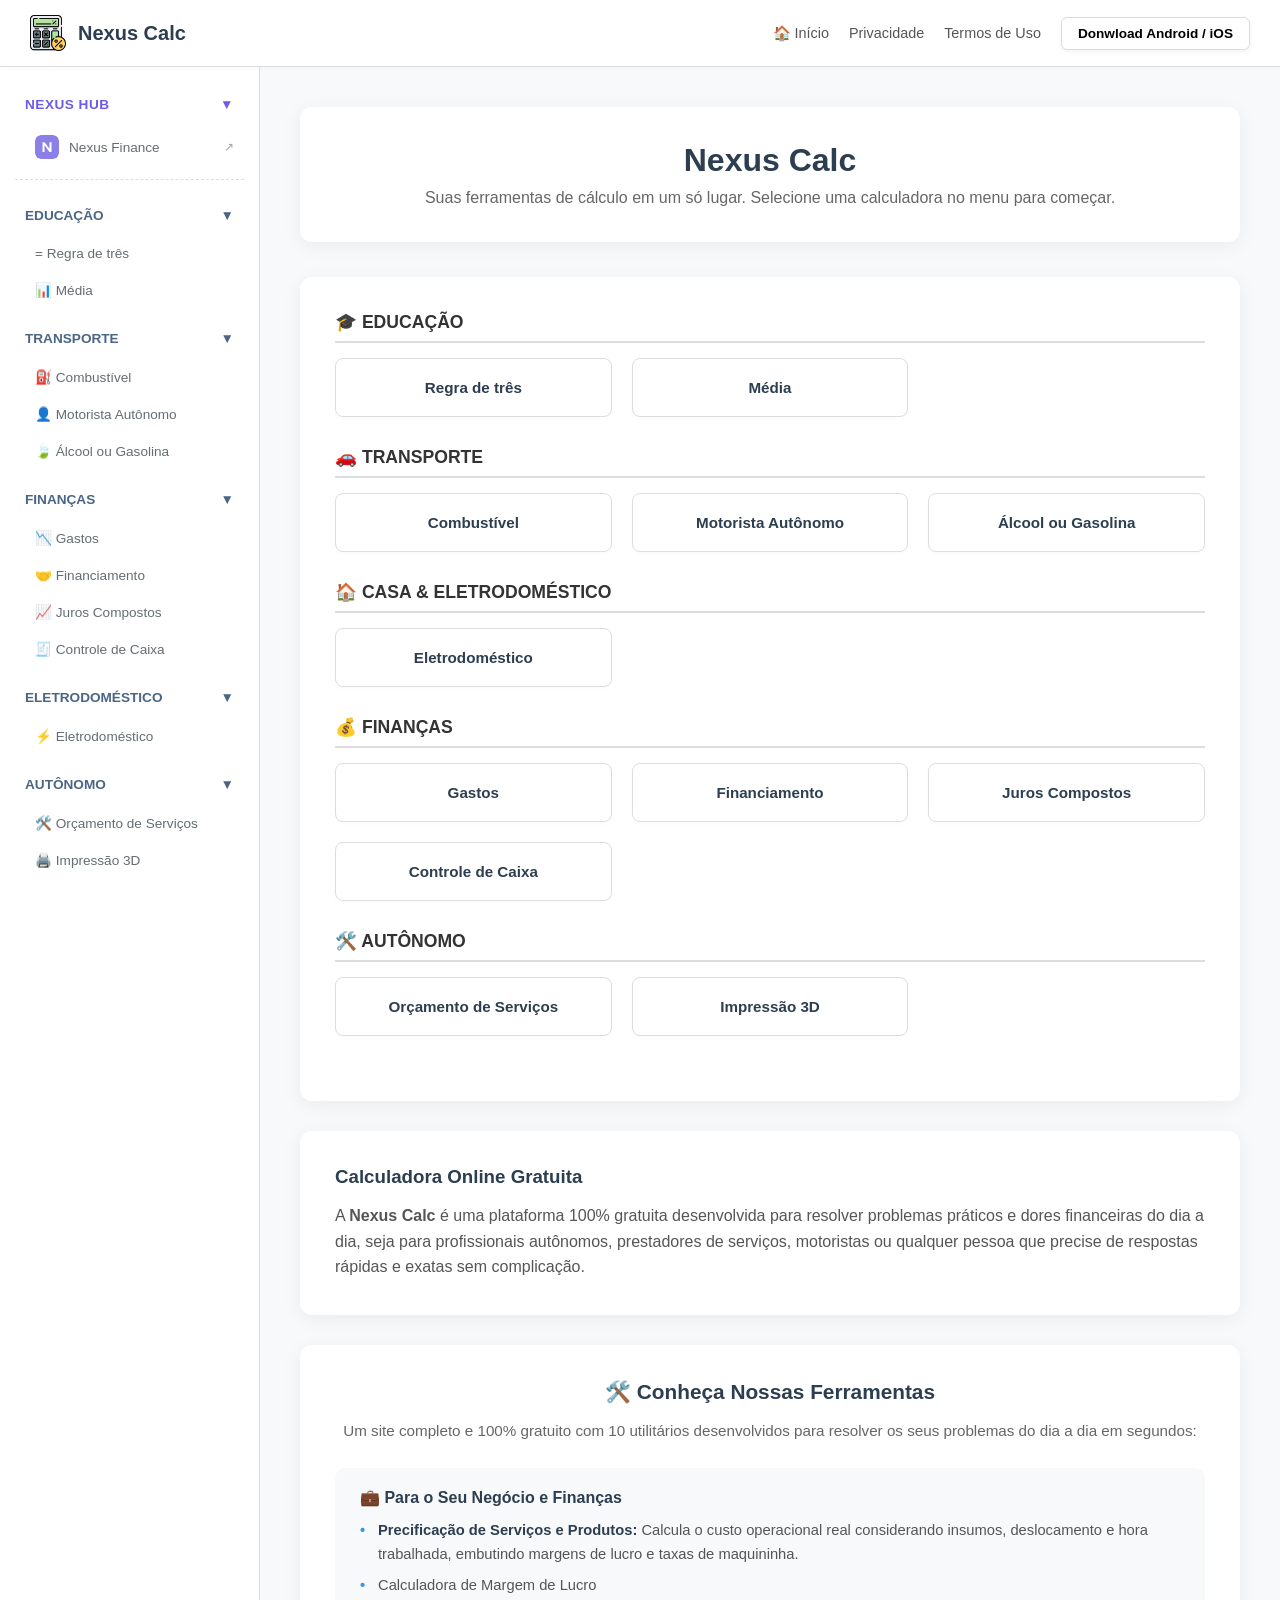
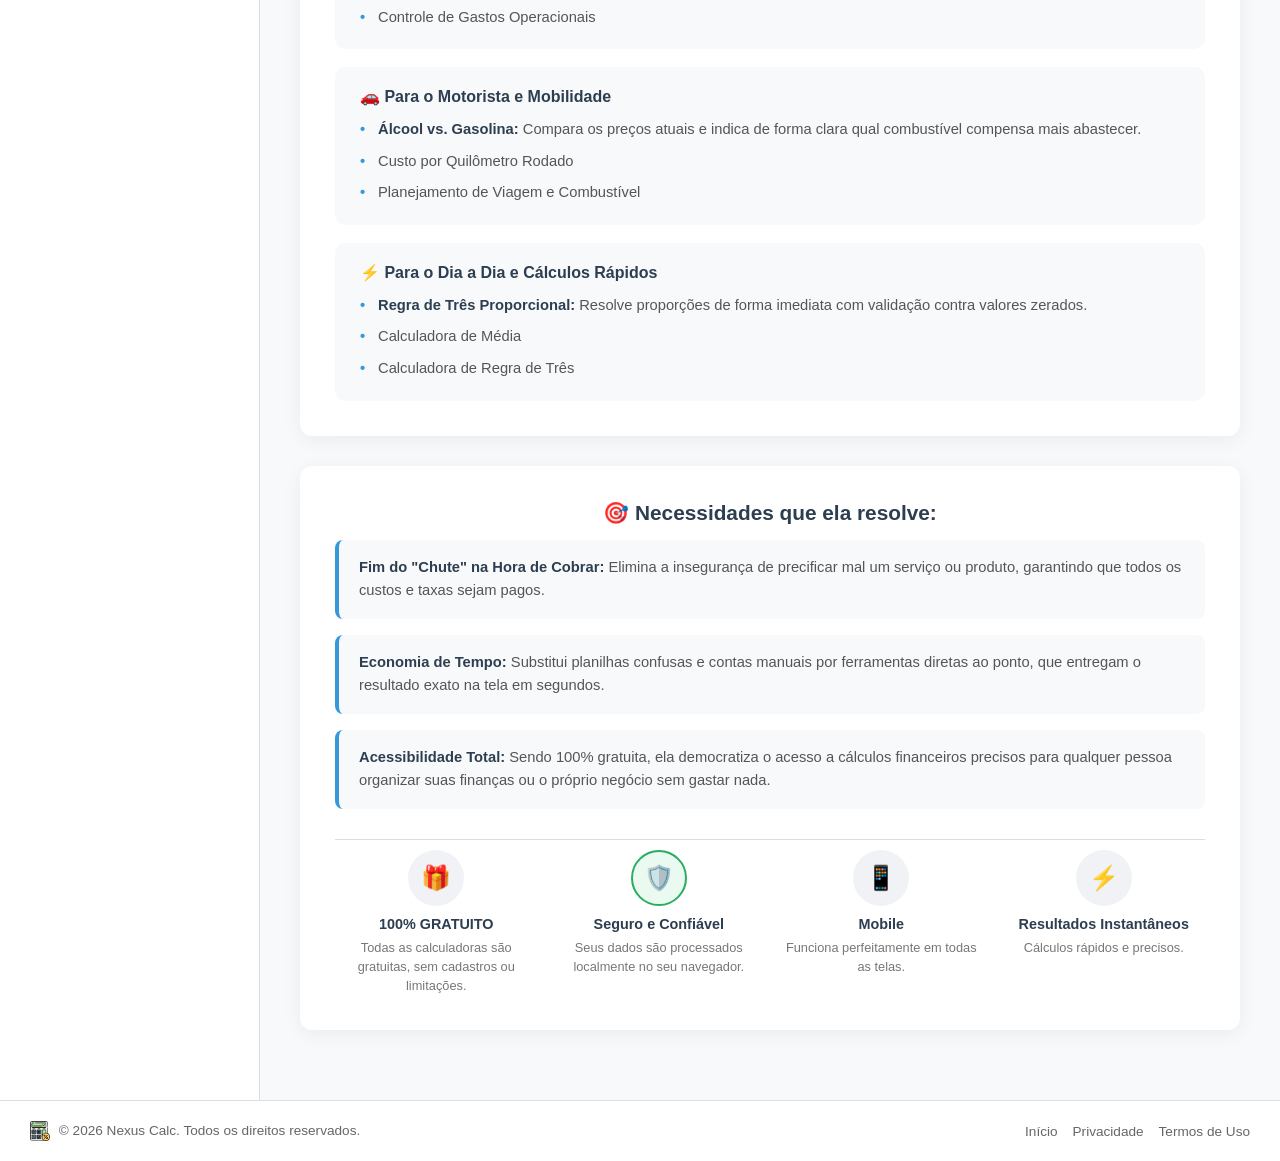
<file: frontend/index.html>
<!DOCTYPE html>
<html lang="pt-BR">
<head>
    <meta charset="UTF-8">
    <meta name="viewport" content="width=device-width, initial-scale=1.0">
    <title>Nexus Calc</title>

    <!-- FAVICON DO SITE -->
    <!-- Coloque o ícone da aba do navegador em: frontend/imagens/favicon.png -->
    <link rel="icon" type="image/png" href="imagens/logo.png">

    <!-- PWA Manifest -->
    <link rel="manifest" href="manifest.json">
    <meta name="theme-color" content="#2c3e50">

    <!-- PWA iOS (ícone da tela inicial) -->
    <link rel="apple-touch-icon" href="imagens/logo.png">
    <meta name="apple-mobile-web-app-capable" content="yes">
    <meta name="apple-mobile-web-app-status-bar-style" content="black-translucent">
    <meta name="apple-mobile-web-app-title" content="Nexus Calc">
    <meta name="mobile-web-app-capable" content="yes">
    <meta name="application-name" content="Nexus Calc">
    <meta name="description" content="Nexus Calc - suas ferramentas de cálculo em um só lugar: educação, transporte, finanças e mais.">

    <!-- CSS Separado -->
    <link rel="stylesheet" href="css/style.css?v=4">
</head>
<body>

    <!-- ================= HEADER ================= -->
    <header>
        <button class="menu-toggle-btn" onclick="toggleSidebar()" aria-label="Abrir menu">☰</button>
        <div class="header-logo" onclick="navigateTo('view-home')">
            <img src="imagens/logo.png" alt="Logo Nexus Calc" onerror="this.style.display='none'">
            <h1>Nexus Calc</h1>
        </div>
        <nav class="header-nav">
            <a href="#" onclick="navigateTo('view-home')"><span class="nav-home-icon">🏠</span> Início</a>
            <a href="#" onclick="navigateTo('view-privacy')">Privacidade</a>
            <a href="#" onclick="navigateTo('view-terms')">Termos de Uso</a>
            <button id="pwa-btn" class="pwa-install-btn" style="display:none;" onclick="installPWA()">
                <span class="pwa-btn-text-full">Donwload Android / iOS</span>
                <span class="pwa-btn-text-short">Instalar</span>
            </button>
        </nav>
    </header>

    <!-- ================= APP CONTAINER ================= -->
    <div class="app-container">

        <!-- ================= MENU LATERAL ================= -->
        <aside>
            <!-- ===== Categoria Nexus Hub (ecossistema Nexus) ===== -->
            <div class="sidebar-category nexus-hub-category">
                <div class="sidebar-category-header">
                    <span>NEXUS HUB</span>
                    <span class="arrow">▼</span>
                </div>
                <div class="sidebar-sublist">
                    <a href="https://nexus-finance-lemon.vercel.app/"
                       class="nexus-hub-link"
                       onclick="closeSidebar()"
                       title="Abrir Nexus Finance">
                        <span class="nexus-hub-logo-wrap">
                            <img id="nexus-finance-logo" class="nexus-hub-logo" alt="Nexus Finance">
                        </span>
                        <span>Nexus Finance</span>
                        <span class="nexus-hub-external">↗</span>
                    </a>
                </div>
            </div>

            <!-- Categoria Educação -->
            <div class="sidebar-category">
                <div class="sidebar-category-header">
                    <span>EDUCAÇÃO</span>
                    <span class="arrow">▼</span>
                </div>
                <div class="sidebar-sublist">
                    <a href="#" onclick="navigateTo('view-regra-tres')" data-target="view-regra-tres">
                        <span>= Regra de três</span>
                    </a>
                    <a href="#" onclick="navigateTo('view-media')" data-target="view-media">
                        <span>📊 Média</span>
                    </a>
                </div>
            </div>

            <!-- Categoria Transporte -->
            <div class="sidebar-category">
                <div class="sidebar-category-header">
                    <span>TRANSPORTE</span>
                    <span class="arrow">▼</span>
                </div>
                <div class="sidebar-sublist">
                    <a href="#" onclick="navigateTo('view-combustivel')" data-target="view-combustivel">
                        <span>⛽ Combustível</span>
                    </a>
                    <a href="#" onclick="navigateTo('view-motorista')" data-target="view-motorista">
                        <span>👤 Motorista Autônomo</span>
                    </a>
                    <a href="#" onclick="navigateTo('view-alcool-gasolina')" data-target="view-alcool-gasolina">
                        <span>🍃 Álcool ou Gasolina</span>
                    </a>
                </div>
            </div>

            <!-- Categoria Finanças -->
            <div class="sidebar-category">
                <div class="sidebar-category-header">
                    <span>FINANÇAS</span>
                    <span class="arrow">▼</span>
                </div>
                <div class="sidebar-sublist">
                    <a href="#" onclick="navigateTo('view-gastos')" data-target="view-gastos">
                        <span>📉 Gastos</span>
                    </a>
                    <a href="#" onclick="navigateTo('view-financiamento')" data-target="view-financiamento">
                        <span>🤝 Financiamento</span>
                    </a>
                    <a href="#" onclick="navigateTo('view-juros-compostos')" data-target="view-juros-compostos">
                        <span>📈 Juros Compostos</span>
                    </a>
                    <a href="#" onclick="navigateTo('view-caixa')" data-target="view-caixa">
                        <span>🧾 Controle de Caixa</span>
                    </a>
                </div>
            </div>

            <!-- Categoria Eletrodoméstico -->
            <div class="sidebar-category">
                <div class="sidebar-category-header">
                    <span>ELETRODOMÉSTICO</span>
                    <span class="arrow">▼</span>
                </div>
                <div class="sidebar-sublist">
                    <a href="#" onclick="navigateTo('view-eletrodomesticos')" data-target="view-eletrodomesticos">
                        <span>⚡ Eletrodoméstico</span>
                    </a>
                </div>
            </div>

            <!-- Categoria Autônomo -->
            <div class="sidebar-category">
                <div class="sidebar-category-header">
                    <span>AUTÔNOMO</span>
                    <span class="arrow">▼</span>
                </div>
                <div class="sidebar-sublist">
                    <a href="#" onclick="navigateTo('view-autonomos')" data-target="view-autonomos">
                        <span>🛠️ Orçamento de Serviços</span>
                    </a>
                    <a href="#" onclick="navigateTo('view-impressao3d')" data-target="view-impressao3d">
                        <span>🖨️ Impressão 3D</span>
                    </a>
                </div>
            </div>

        </aside>

        <!-- Overlay escuro atrás do menu no celular -->
        <div class="sidebar-overlay" onclick="closeSidebar()"></div>

        <!-- ================= MAIN CONTENT ================= -->
        <main>

            <!-- 1. PÁGINA INICIAL (Home) -->
            <section id="view-home" class="view-section active">

                <!-- CARD DE DOWNLOAD DO APP (PWA) -->
                <div class="card-container pwa-download-card" id="pwa-download-card">
                    <div class="pwa-card-content">
                        <div class="pwa-card-icon">📲</div>
                        <div class="pwa-card-text">
                            <h3>Baixe o nosso App!</h3>
                            <p>Tenha todas as calculadoras na tela inicial do seu celular ou computador. É <strong>100% grátis e 100% seguro</strong>.</p>
                            <p class="pwa-warning">⚠️ <strong>Atenção:</strong> O navegador pode exibir um aviso de segurança padrão. Fique tranquilo, o app é totalmente confiável e 100% seguro! Basta clicar em <strong>"Mais detalhes"</strong> e <strong>"Instalar assim mesmo"</strong> para liberar o download.</p>
                            <button id="pwa-card-btn" class="btn-calculate pwa-card-btn" onclick="installPWA()">
                                📥 Baixar Agora
                            </button>
                        </div>
                    </div>
                </div>
                <!-- FIM DO CARD DE DOWNLOAD -->

                <div class="card-container home-hero">
                    <h2>Nexus Calc</h2>
                    <p>Suas ferramentas de cálculo em um só lugar. Selecione uma calculadora no menu para começar.</p>
                </div>

                <div class="card-container">
                    <div class="category-group">
                        <h3>🎓 EDUCAÇÃO</h3>
                        <div class="grid-cards">
                            <div class="calc-card" onclick="navigateTo('view-regra-tres')">
                                <h4>Regra de três</h4>
                            </div>
                            <div class="calc-card" onclick="navigateTo('view-media')">
                                <h4>Média</h4>
                            </div>
                        </div>
                    </div>

                    <div class="category-group">
                        <h3>🚗 TRANSPORTE</h3>
                        <div class="grid-cards">
                            <div class="calc-card" onclick="navigateTo('view-combustivel')">
                                <h4>Combustível</h4>
                            </div>
                            <div class="calc-card" onclick="navigateTo('view-motorista')">
                                <h4>Motorista Autônomo</h4>
                            </div>
                            <div class="calc-card" onclick="navigateTo('view-alcool-gasolina')">
                                <h4>Álcool ou Gasolina</h4>
                            </div>
                        </div>
                    </div>

                    <div class="category-group">
                        <h3>🏠 CASA & ELETRODOMÉSTICO</h3>
                        <div class="grid-cards">
                            <div class="calc-card" onclick="navigateTo('view-eletrodomesticos')">
                                <h4>Eletrodoméstico</h4>
                            </div>
                        </div>
                    </div>

                    <div class="category-group">
                        <h3>💰 FINANÇAS</h3>
                        <div class="grid-cards">
                            <div class="calc-card" onclick="navigateTo('view-gastos')">
                                <h4>Gastos</h4>
                            </div>
                            <div class="calc-card" onclick="navigateTo('view-financiamento')">
                                <h4>Financiamento</h4>
                            </div>
                            <div class="calc-card" onclick="navigateTo('view-juros-compostos')">
                                <h4>Juros Compostos</h4>
                            </div>
                            <div class="calc-card" onclick="navigateTo('view-caixa')">
                                <h4> Controle de Caixa</h4>
                            </div>
                        </div>
                    </div>

                    <div class="category-group">
                        <h3>🛠️ AUTÔNOMO</h3>
                        <div class="grid-cards">
                            <div class="calc-card" onclick="navigateTo('view-autonomos')">
                                <h4>Orçamento de Serviços</h4>
                            </div>
                            <div class="calc-card" onclick="navigateTo('view-impressao3d')">
                                <h4>Impressão 3D</h4>
                            </div>
                        </div>
                    </div>
                </div>

                <div class="card-container">
                    <h3 style="margin-bottom: 15px; color: var(--primary-color);">Calculadora Online Gratuita</h3>
                    <p style="color: #555; line-height: 1.6;">
                        A <strong>Nexus Calc</strong> é uma plataforma 100% gratuita desenvolvida para resolver problemas práticos e dores financeiras do dia a dia, seja para profissionais autônomos, prestadores de serviços, motoristas ou qualquer pessoa que precise de respostas rápidas e exatas sem complicação.
                    </p>
                </div>

                <!-- CONHEÇA NOSSAS FERRAMENTAS -->
                <div class="highlight-box">
                    <h3 class="highlight-title">🛠️ Conheça Nossas Ferramentas</h3>
                    <p class="highlight-intro">Um site completo e 100% gratuito com 10 utilitários desenvolvidos para resolver os seus problemas do dia a dia em segundos:</p>

                    <div class="tools-group">
                        <h4>💼 Para o Seu Negócio e Finanças</h4>
                        <ul>
                            <li><strong>Precificação de Serviços e Produtos:</strong> Calcula o custo operacional real considerando insumos, deslocamento e hora trabalhada, embutindo margens de lucro e taxas de maquininha.</li>
                            <li>Calculadora de Margem de Lucro</li>
                            <li>Controle de Gastos Operacionais</li>
                        </ul>
                    </div>

                    <div class="tools-group">
                        <h4>🚗 Para o Motorista e Mobilidade</h4>
                        <ul>
                            <li><strong>Álcool vs. Gasolina:</strong> Compara os preços atuais e indica de forma clara qual combustível compensa mais abastecer.</li>
                            <li>Custo por Quilômetro Rodado</li>
                            <li>Planejamento de Viagem e Combustível</li>
                        </ul>
                    </div>

                    <div class="tools-group">
                        <h4>⚡ Para o Dia a Dia e Cálculos Rápidos</h4>
                        <ul>
                            <li><strong>Regra de Três Proporcional:</strong> Resolve proporções de forma imediata com validação contra valores zerados.</li>
                            <li>Calculadora de Média</li>
                            <li>Calculadora de Regra de Três</li>
                        </ul>
                    </div>
                </div>

                <!-- NECESSIDADES QUE ELA RESOLVE -->
                <div class="highlight-box">
                    <h3 class="highlight-title">🎯 Necessidades que ela resolve:</h3>
                    <ul class="needs-list">
                        <li><strong>Fim do "Chute" na Hora de Cobrar:</strong> Elimina a insegurança de precificar mal um serviço ou produto, garantindo que todos os custos e taxas sejam pagos.</li>
                        <li><strong>Economia de Tempo:</strong> Substitui planilhas confusas e contas manuais por ferramentas diretas ao ponto, que entregam o resultado exato na tela em segundos.</li>
                        <li><strong>Acessibilidade Total:</strong> Sendo 100% gratuita, ela democratiza o acesso a cálculos financeiros precisos para qualquer pessoa organizar suas finanças ou o próprio negócio sem gastar nada.</li>
                    </ul>

                    <div class="features-grid">
                        <div class="feature-item">
                            <div class="feature-icon">🎁</div>
                            <h5>100% GRATUITO</h5>
                            <p>Todas as calculadoras são gratuitas, sem cadastros ou limitações.</p>
                        </div>
                        <div class="feature-item">
                            <div class="feature-icon feature-icon-highlight">🛡️</div>
                            <h5>Seguro e Confiável</h5>
                            <p>Seus dados são processados localmente no seu navegador.</p>
                        </div>
                        <div class="feature-item">
                            <div class="feature-icon">📱</div>
                            <h5>Mobile</h5>
                            <p>Funciona perfeitamente em todas as telas.</p>
                        </div>
                        <div class="feature-item">
                            <div class="feature-icon">⚡</div>
                            <h5>Resultados Instantâneos</h5>
                            <p>Cálculos rápidos e precisos.</p>
                        </div>
                    </div>
                </div>
            </section>

            <!-- 2. REGRA DE TRÊS (Layout Exclusivo) -->
            <section id="view-regra-tres" class="view-section">
                <div class="breadcrumb">
                    <span>Educação</span> > <span class="current">Calculadora de Regra de Três</span>
                </div>
                <div class="card-container">
                    <div class="calc-header-title">
                        <h2>Calculadora de Regra de Três</h2>
                        <p>Resolva proporções de forma imediata com validação contra valores zerados.</p>
                    </div>

                    <div class="regra-tres-wrapper">
                        <div class="regra-tres-row">
                            <div class="form-group" style="margin-bottom:0;">
                                <label class="regra-tres-label">Primeira grandeza</label>
                                <input type="text" id="rt-v1" class="decimal-input" placeholder="Ex: 10">
                            </div>
                            <span class="regra-tres-connector">está para</span>
                            <div class="form-group" style="margin-bottom:0;">
                                <label class="regra-tres-label">Segunda grandeza</label>
                                <input type="text" id="rt-v2" class="decimal-input" placeholder="Ex: 20">
                            </div>
                        </div>

                        <div class="regra-tres-connector">assim como</div>

                        <div class="regra-tres-row">
                            <div class="form-group" style="margin-bottom:0;">
                                <label class="regra-tres-label">Terceira grandeza</label>
                                <input type="text" id="rt-v3" class="decimal-input" placeholder="Ex: 30">
                            </div>
                            <span class="regra-tres-connector">está para</span>
                            <div class="form-group" style="margin-bottom:0;">
                                <label class="regra-tres-label">Valor desconhecido</label>
                                <input type="text" disabled placeholder="X" style="background:#eef2f7;">
                            </div>
                        </div>
                    </div>

                    <button class="btn-calculate" onclick="calcularRegraTres()">Calcular</button>

                    <div id="rt-result" class="result-box">
                        <h3>Resultado:</h3>
                        <div id="rt-val" class="result-value">X = 0</div>
                    </div>
                </div>

                <div class="card-container">
                    <div class="calc-header-title">
                        <h2>📐 Calculadora de Regra de Três</h2>
                        <p>Proporções rápidas e sem erro para o seu dia a dia!</p>
                    </div>

                    <div class="legal-content">
                        <p>A Calculadora de Regra de Três é a ferramenta ideal para resolver problemas de proporção de forma simples e instantânea.</p>

                        <div class="legal-section">
                            <h3>🎯 Para que serve</h3>
                            <p>Calcular valores desconhecidos com base em três números proporcionais conhecidos (como receitas, medidas, descontos ou proporções matemáticas).</p>
                        </div>

                        <div class="legal-section">
                            <h3>💡 Por que usar</h3>
                            <p>Evita erros de cálculo manual em porcentagens ou conversões, entregando o resultado exato em segundos.</p>
                        </div>
                    </div>
                </div>
            </section>

            <!-- 3. MÉDIA -->
            <section id="view-media" class="view-section">
                <div class="breadcrumb">
                    <span>Educação</span> > <span class="current">Calculadora de Média</span>
                </div>
                <div class="card-container">
                    <div class="calc-header-title">
                        <h2>Calculadora de Média</h2>
                        <p>Acompanhe suas notas e descubra sua situação acadêmica instantaneamente.</p>
                    </div>

                    <div class="form-grid">
                        <div class="form-group">
                            <label>Prova parcial (0 a 10)</label>
                            <input type="text" id="med-parcial" class="decimal-input" placeholder="Ex: 7,5">
                        </div>
                        <div class="form-group">
                            <label>Prova global (0 a 10)</label>
                            <input type="text" id="med-global" class="decimal-input" placeholder="Ex: 6,5">
                        </div>
                        <div class="form-group">
                            <label>Trabalhos <span class="optional">(Opcional, separe por vírgula para somar)</span></label>
                            <input type="text" id="med-trabalhos" class="lista-simples-input" placeholder="Ex: 8.5, 9">
                        </div>
                        <div class="form-group">
                            <label>Pontos extras <span class="optional">(Opcional, separe por vírgula para somar)</span></label>
                            <input type="text" id="med-extras" class="lista-simples-input" placeholder="Ex: 0.5">
                        </div>
                    </div>

                    <button class="btn-calculate" onclick="calcularMedia()">Calcular</button>

                    <div id="med-result" class="result-box">
                        <h3>Situação Acadêmica</h3>
                        <div id="med-val" class="result-value">0</div>
                        <div id="med-exp" class="result-explanation"></div>
                    </div>
                </div>

                <div class="card-container">
                    <div class="calc-header-title">
                        <h2>📊 Calculadora de Média</h2>
                        <p>Feche o semestre e organize suas notas com precisão!</p>
                    </div>

                    <div class="legal-content">
                        <p>Desenvolvida para estudantes e professores, esta ferramenta calcula a média de notas considerando provas, trabalhos e pesos.</p>

                        <div class="legal-section">
                            <h3>🎯 Para que serve</h3>
                            <p>Descobrir a nota final ponderada e saber instantaneamente se o aluno foi Aprovado ou Reprovado com base na média de corte.</p>
                        </div>

                        <div class="legal-section">
                            <h3>💡 Por que usar</h3>
                            <p>Facilita o lançamento de boletins e tira a dúvida se aquela nota parcial garante a aprovação no trimestre ou semestre.</p>
                        </div>
                    </div>
                </div>
            </section>

            <!-- 4. COMBUSTÍVEL -->
            <section id="view-combustivel" class="view-section">
                <div class="breadcrumb">
                    <span>Transporte</span> > <span class="current">Calculadora de Combustível</span>
                </div>
                <div class="card-container">
                    <div class="calc-header-title">
                        <h2>Calculadora de Combustível</h2>
                        <p>Estime o custo total de combustível para qualquer viagem.</p>
                    </div>

                    <div class="form-grid">
                        <div class="form-group">
                            <label>Distância percorrida (km)</label>
                            <input type="text" id="comb-dist" class="decimal-input" placeholder="Ex: 350">
                        </div>
                        <div class="form-group">
                            <label>Consumo médio do veículo (km/l)</label>
                            <input type="text" id="comb-consumo" class="decimal-input" placeholder="Ex: 12.5">
                        </div>
                        <div class="form-group">
                            <label>Preço do combustível (R$)</label>
                            <input type="text" id="comb-valor" class="money-input" placeholder="Ex: 6,24 ou R$ 6,24">
                        </div>
                    </div>

                    <button class="btn-calculate" onclick="calcularCombustivel()">Calcular</button>

                    <div id="comb-result" class="result-box">
                        <h3>Custo Estimado da Viagem</h3>
                        <div id="comb-val" class="result-value">R$ 0,00</div>
                        <div id="comb-exp" class="result-explanation"></div>
                    </div>
                </div>

                <div class="card-container">
                    <div class="calc-header-title">
                        <h2>⛽ Calculadora de Combustível</h2>
                        <p>Planeje suas viagens e saiba exatamente quanto vai gastar!</p>
                    </div>

                    <div class="legal-content">
                        <p>Ideal para calcular o custo total de deslocamento antes de pegar a estrada ou rodar pela cidade.</p>

                        <div class="legal-section">
                            <h3>🎯 Para que serve</h3>
                            <p>Estimar o gasto em dinheiro (R$) com base na distância percorrida, no consumo médio do veículo (km/l) e no preço atual do combustível.</p>
                        </div>

                        <div class="legal-section">
                            <h3>💡 Por que usar</h3>
                            <p>Ajuda a dividir custos de caronas com precisão ou a prever o orçamento exato para viagens longas.</p>
                        </div>
                    </div>
                </div>
            </section>

            <!-- 5. MOTORISTA AUTÔNOMO -->
            <section id="view-motorista" class="view-section">
                <div class="breadcrumb">
                    <span>Transporte</span> > <span class="current">Calculadora para Motorista</span>
                </div>
                <div class="card-container">
                    <div class="calc-header-title">
                        <h2>Calculadora para Motorista Autônomo</h2>
                        <p>Analise seus ganhos, custos de combustível e despesas diárias.</p>
                    </div>

                    <div class="form-grid">
                        <div class="form-group">
                            <label>Distância (km)</label>
                            <input type="text" id="mot-dist" class="decimal-input" placeholder="Ex: 200">
                        </div>
                        <div class="form-group">
                            <label>Ganhos brutos (R$)</label>
                            <input type="text" id="mot-ganhos" class="money-input" placeholder="Ex: 450,00">
                        </div>
                        <div class="form-group">
                            <label>Consumo do veículo (km/l)</label>
                            <input type="text" id="mot-consumo" class="decimal-input" placeholder="Ex: 10">
                        </div>
                        <div class="form-group">
                            <label>Valor do combustível (R$)</label>
                            <input type="text" id="mot-valor" class="money-input" placeholder="Ex: 5,89">
                        </div>
                        <div class="form-group">
                            <label>Alimentação <span class="optional">(Opcional)</span></label>
                            <input type="text" id="mot-alim" class="money-input" placeholder="Ex: 30,00">
                        </div>
                        <div class="form-group">
                            <label>Café <span class="optional">(Opcional)</span></label>
                            <input type="text" id="mot-cafe" class="money-input" placeholder="Ex: 7,50">
                        </div>
                        <div class="form-group">
                            <label>Outros gastos <span class="optional">(Opcional)</span></label>
                            <input type="text" id="mot-outros" class="money-input" placeholder="Ex: 20,00">
                        </div>
                    </div>

                    <button class="btn-calculate" onclick="calcularMotorista()">Calcular</button>

                    <div id="mot-result" class="result-box">
                        <h3>Resultado da Corrida / Viagem</h3>
                        <div id="mot-val" class="result-value">R$ 0,00</div>
                        <ul id="mot-exp" class="result-explanation result-list"></ul>
                    </div>
                </div>

                <div class="card-container">
                    <div class="calc-header-title">
                        <h2>🚗 Calculadora de Motorista Autônomo</h2>
                        <p>Descubra quanto você realmente ganha por corrida e por dia de trabalho!</p>
                    </div>

                    <div class="legal-content">
                        <p>Rodar como motorista autônomo envolve muito mais do que apenas o valor que cai no aplicativo ao final da corrida. Para saber se uma viagem ou uma jornada de trabalho realmente vale a pena, é preciso colocar na ponta do lápis os custos invisíveis do veículo.</p>

                        <div class="legal-section">
                            <h3>🎯 Para que serve esta calculadora?</h3>
                            <p>A Calculadora de Motorista Autônomo foi feita para ajudar você a gerenciar seu trabalho com visão de dono do próprio negócio. Com ela, você consegue:</p>
                            <ul>
                                <li><strong>Calcular o Lucro Real:</strong> Saber exatamente quanto sobra no seu bolso após descontar o combustível, desgaste do carro, manutenção e impostos.</li>
                                <li><strong>Avaliar se uma Corrida Vale a Pena:</strong> Identificar o valor real ganho por quilômetro rodado (R$/km) e por hora trabalhada (R$/h).</li>
                                <li><strong>Planejar Custos de Manutenção:</strong> Considerar a depreciação do veículo e trocas de óleo, pneus e revisões antes que eles virem uma surpresa no seu orçamento.</li>
                                <li><strong>Definir Metas Diárias:</strong> Saber quantas horas ou quilômetros você precisa rodar para atingir sua meta de faturamento líquido no mês.</li>
                            </ul>
                        </div>

                        <div class="legal-section">
                            <h3>💡 Por que usar?</h3>
                            <p>Muitas vezes, um faturamento bruto alto dá a falsa impressão de que o dia foi muito lucrativo. Porém, ao descontar os custos operacionais (combustível, seguro, manutenção preventiva e depreciação), o valor líquido pode ser bem diferente. Com essa ferramenta, você toma decisões estratégicas no volante, aceita as melhores rotas e garante que seu tempo na rua seja realmente rentável!</p>
                        </div>
                    </div>
                </div>
            </section>

            <!-- 6. ÁLCOOL OU GASOLINA -->
            <section id="view-alcool-gasolina" class="view-section">
                <div class="breadcrumb">
                    <span>Transporte</span> > <span class="current">Álcool ou Gasolina</span>
                </div>
                <div class="card-container">
                    <div class="calc-header-title">
                        <h2>Calculadora Álcool ou Gasolina</h2>
                        <p>Descubra qual combustível é mais vantajoso abastecer no momento.</p>
                    </div>

                    <div class="form-grid">
                        <div class="form-group">
                            <label>Preço do Álcool (R$)</label>
                            <input type="text" id="alg-alcool" class="money-input" placeholder="Ex: 4,29">
                        </div>
                        <div class="form-group">
                            <label>Preço da Gasolina (R$)</label>
                            <input type="text" id="alg-gasolina" class="money-input" placeholder="Ex: 6,24">
                        </div>
                    </div>

                    <button class="btn-calculate" onclick="calcularAlcoolGasolina()">Calcular</button>

                    <div id="alg-result" class="result-box">
                        <h3>Combustível Recomendado</h3>
                        <div id="alg-val" class="result-value">-</div>
                        <div id="alg-exp" class="result-explanation"></div>
                    </div>
                </div>

                <div class="card-container">
                    <div class="calc-header-title">
                        <h2>🔄 Álcool ou Gasolina</h2>
                        <p>A escolha inteligente para economizar no posto de combustível!</p>
                    </div>

                    <div class="legal-content">
                        <p>Na hora de abastecer, saber qual combustível compensa mais faz toda a diferença no seu bolso.</p>

                        <div class="legal-section">
                            <h3>🎯 Para que serve</h3>
                            <p>Comparar o preço do litro do álcool e da gasolina considerando o rendimento específico do seu motor.</p>
                        </div>

                        <div class="legal-section">
                            <h3>💡 Por que usar</h3>
                            <p>Mostra na hora qual opção oferece o melhor custo-benefício por quilômetro rodado, evitando que você gaste à toa.</p>
                        </div>
                    </div>
                </div>
            </section>

            <!-- 7. GASTOS (50/30/20) -->
            <section id="view-gastos" class="view-section">
                <div class="breadcrumb">
                    <span>Finanças</span> > <span class="current">Calculadora de Gastos</span>
                </div>
                <div class="card-container">
                    <div class="calc-header-title">
                        <h2>Calculadora de Gastos (Regra 50/30/20)</h2>
                        <p>Organize suas finanças dividindo seus gastos entre essenciais, estilo de vida e investimentos.</p>
                    </div>

                    <div class="form-grid">
                        <div class="form-group">
                            <label>Salário líquido (R$)</label>
                            <input type="text" id="gas-salario" class="money-input" placeholder="Ex: 4.500,00">
                        </div>
                        <div class="form-group">
                            <label>Gastos fixos (R$)</label>
                            <input type="text" id="gas-essenciais" class="money-input" placeholder="Ex: 2.000,00">
                        </div>
                    </div>

                    <button class="btn-calculate" onclick="calcularGastos()">Calcular</button>

                    <div id="gas-result" class="result-box">
                        <h3>Distribuição do Orçamento</h3>
                        <div id="gas-val" class="result-value">-</div>
                        <ul id="gas-exp" class="result-explanation result-list"></ul>
                    </div>
                </div>

                <div class="card-container">
                    <div class="calc-header-title">
                        <h2>💸 Calculadora de Gastos</h2>
                        <p>Controle total do seu orçamento e despesas diárias!</p>
                    </div>

                    <div class="legal-content">
                        <p>Uma visão clara de onde o dinheiro está indo é o primeiro passo para uma vida financeira saudável.</p>

                        <div class="legal-section">
                            <h3>🎯 Para que serve</h3>
                            <p>Agrupar, somar e categorizar suas despesas mensais ou semanais.</p>
                        </div>

                        <div class="legal-section">
                            <h3>💡 Por que usar</h3>
                            <p>Permite identificar para onde vai a maior parte do seu dinheiro e ajuda a planejar economias de forma prática.</p>
                        </div>
                    </div>
                </div>
            </section>

            <!-- 8. FINANCIAMENTO -->
            <section id="view-financiamento" class="view-section">
                <div class="breadcrumb">
                    <span>Finanças</span> > <span class="current">Calculadora de Financiamento</span>
                </div>
                <div class="card-container">
                    <div class="calc-header-title">
                        <h2>Calculadora de Financiamento</h2>
                        <p>Simule parcelas e juros de financiamentos de veículos, imóveis ou empréstimos.</p>
                    </div>

                    <div class="form-grid">
                        <div class="form-group">
                            <label>Valor do produto (R$)</label>
                            <input type="text" id="fin-valor" class="money-input" placeholder="Ex: 100.000,00">
                        </div>
                        <div class="form-group">
                            <label>Taxa de juros (% ao mês)</label>
                            <input type="text" id="fin-juros" class="decimal-input" placeholder="Ex: 1,2">
                        </div>
                        <div class="form-group">
                            <label>Prazo em anos</label>
                            <input type="text" id="fin-ano" class="int-input" placeholder="Ex: 5">
                        </div>
                        <div class="form-group">
                            <label>Valor da entrada <span class="optional">(Opcional)</span></label>
                            <input type="text" id="fin-entrada" class="money-input" placeholder="Ex: 20.000,00">
                        </div>
                    </div>

                    <button class="btn-calculate" onclick="calcularFinanciamento()">Calcular</button>

                    <div id="fin-result" class="result-box">
                        <h3>Resultado da Simulação</h3>
                        <div id="fin-val" class="result-value">-</div>
                        <ul id="fin-exp" class="result-explanation result-list"></ul>
                    </div>
                </div>

                <div class="card-container">
                    <div class="calc-header-title">
                        <h2>🏦 Calculadora de Financiamento</h2>
                        <p>Simule parcelas e entenda o custo real de um empréstimo ou compra a prazo!</p>
                    </div>

                    <div class="legal-content">
                        <p>Planejar grandes aquisições (como carros ou bens) exige cuidado com as taxas embutidas.</p>

                        <div class="legal-section">
                            <h3>🎯 Para que serve</h3>
                            <p>Calcular o valor das parcelas, o total de juros pagos ao longo do tempo e o montante final financiado.</p>
                        </div>

                        <div class="legal-section">
                            <h3>💡 Por que usar</h3>
                            <p>Evita surpresas no orçamento familiar e ajuda a comparar se vale a pena financiar ou juntar o dinheiro à vista.</p>
                        </div>
                    </div>
                </div>
            </section>

            <!-- 9. JUROS COMPOSTOS -->
            <section id="view-juros-compostos" class="view-section">
                <div class="breadcrumb">
                    <span>Finanças</span> > <span class="current">Calculadora de Juros Compostos</span>
                </div>
                <div class="card-container">
                    <div class="calc-header-title">
                        <h2>Calculadora de Juros Compostos</h2>
                        <p>Veja seu dinheiro crescer ao longo do tempo com aportes e rentabilidade.</p>
                    </div>

                    <div class="form-grid">
                        <div class="form-group">
                            <label>Valor inicial (R$)</label>
                            <input type="text" id="jc-inicial" class="money-input" placeholder="Ex: 1.000,00">
                        </div>
                        <div class="form-group">
                            <label>Aporte mensal (R$)</label>
                            <input type="text" id="jc-aporte" class="money-input" placeholder="Ex: 500,00">
                        </div>
                        <div class="form-group">
                            <label>Taxa de juros (% ao ano)</label>
                            <input type="text" id="jc-taxa" class="decimal-input" placeholder="Ex: 10">
                        </div>
                        <div class="form-group">
                            <label>Período (anos)</label>
                            <input type="text" id="jc-periodo" class="int-input" placeholder="Ex: 10">
                        </div>
                    </div>

                    <button class="btn-calculate" onclick="calcularJurosCompostos()">Calcular</button>

                    <div id="jc-result" class="result-box">
                        <h3>Montante Acumulado</h3>
                        <div id="jc-val" class="result-value">-</div>
                        <ul id="jc-exp" class="result-explanation result-list"></ul>
                    </div>
                </div>

                <div class="card-container">
                    <div class="calc-header-title">
                        <h2>📈 Calculadora de Juros Compostos</h2>
                        <p>Veja o seu dinheiro trabalhar para você ao longo do tempo!</p>
                    </div>

                    <div class="legal-content">
                        <p>O segredo dos investimentos e do crescimento patrimonial explicado em números.</p>

                        <div class="legal-section">
                            <h3>🎯 Para que serve</h3>
                            <p>Projetar o rendimento de aplicações financeiras ou o crescimento de dívidas com base em juros sobre juros aplicados mês a mês ou ano a ano.</p>
                        </div>

                        <div class="legal-section">
                            <h3>💡 Por que usar</h3>
                            <p>Excelente para planejar o futuro, visualizar o poder do tempo nos investimentos e estipular metas financeiras de longo prazo.</p>
                        </div>
                    </div>
                </div>
            </section>

            <!-- 9.1. CONTROLE DE CAIXA -->
            <section id="view-caixa" class="view-section">
                <div class="breadcrumb">
                    <span>Finanças</span> > <span class="current">Controle de Caixa</span>
                </div>
                <div class="card-container">
                    <div class="calc-header-title">
                        <h2>Controle de Caixa</h2>
                        <p>Conte as notas do caixa e confira se o total bate com o esperado.</p>
                    </div>

                    <div class="form-grid">
                        <div class="form-group">
                            <label>Caixa inicial (R$) <span class="optional">(Opcional)</span></label>
                            <input type="text" id="cx-caixa" class="money-input" placeholder="Ex: 100,00">
                        </div>
                        <div class="form-group">
                            <label>Notas de R$100 <span class="optional">(Opcional)</span></label>
                            <input type="text" id="cx-qtd100" class="int-input" placeholder="Ex: 2">
                        </div>
                        <div class="form-group">
                            <label>Notas de R$50 <span class="optional">(Opcional)</span></label>
                            <input type="text" id="cx-qtd50" class="int-input" placeholder="Ex: 3">
                        </div>
                        <div class="form-group">
                            <label>Notas de R$20 <span class="optional">(Opcional)</span></label>
                            <input type="text" id="cx-qtd20" class="int-input" placeholder="Ex: 5">
                        </div>
                        <div class="form-group">
                            <label>Notas de R$10 <span class="optional">(Opcional)</span></label>
                            <input type="text" id="cx-qtd10" class="int-input" placeholder="Ex: 4">
                        </div>
                        <div class="form-group">
                            <label>Notas de R$5 <span class="optional">(Opcional)</span></label>
                            <input type="text" id="cx-qtd5" class="int-input" placeholder="Ex: 6">
                        </div>
                        <div class="form-group">
                            <label>Notas de R$2 <span class="optional">(Opcional)</span></label>
                            <input type="text" id="cx-qtd2" class="int-input" placeholder="Ex: 8">
                        </div>
                        <div class="form-group">
                            <label>Notas de R$1 <span class="optional">(Opcional)</span></label>
                            <input type="text" id="cx-qtd1" class="int-input" placeholder="Ex: 10">
                        </div>
                        <div class="form-group">
                            <label>Saída / Sangria (R$) <span class="optional">(Opcional)</span></label>
                            <input type="text" id="cx-saida" class="money-input" placeholder="Ex: 50,00">
                        </div>
                    </div>

                    <button class="btn-calculate" onclick="calcularCaixa()">Fechar Caixa</button>

                    <div id="cx-result" class="result-box">
                        <h3>Total em Caixa</h3>
                        <div id="cx-val" class="result-value">R$ 0,00</div>
                        <ul id="cx-exp" class="result-explanation result-list"></ul>
                    </div>
                </div>

                <div class="card-container">
                    <div class="calc-header-title">
                        <h2>🧾 Controle de Caixa</h2>
                        <p>Confira o fechamento do caixa contando nota por nota!</p>
                    </div>

                    <div class="legal-content">
                        <p>Ideal para quem fecha o caixa no fim do turno ou do dia e precisa conferir se o dinheiro contado bate com o que era esperado.</p>

                        <div class="legal-section">
                            <h3>🎯 Para que serve</h3>
                            <p>Somar a quantidade de notas de cada valor (R$100 a R$1), somar o caixa inicial e descontar qualquer saída ou sangria, chegando no total que deveria estar na gaveta.</p>
                        </div>

                        <div class="legal-section">
                            <h3>💡 Por que usar</h3>
                            <p>Evita erro de contagem manual, mostra rapidinho se falta ou sobra dinheiro no caixa e ajuda a identificar diferenças antes de fechar o expediente.</p>
                        </div>
                    </div>
                </div>
            </section>

            <!-- 10. ELETRODOMÉSTICOS -->
            <section id="view-eletrodomesticos" class="view-section">
                <div class="breadcrumb">
                    <span>Eletrodoméstico</span> > <span class="current">Calculadora de Eletrodomésticos</span>
                </div>
                <div class="card-container">
                    <div class="calc-header-title">
                        <h2>Calculadora de Eletrodomésticos</h2>
                        <p>Descubra quanto um aparelho gasta na sua conta de luz.</p>
                    </div>

                    <div class="form-grid">
                        <div class="form-group">
                            <label>Potência (Watts)</label>
                            <input type="text" id="el-potencia" class="int-input" placeholder="Ex: 1200">
                        </div>
                        <div class="form-group">
                            <label>Horas de uso por dia (HH:MM)</label>
                            <input type="text" id="el-horas" class="tempo-input" placeholder="Ex: 02:30">
                        </div>
                        <div class="form-group">
                            <label>Dias de uso</label>
                            <input type="text" id="el-dias" class="int-input" placeholder="Ex: 30">
                        </div>
                        <div class="form-group">
                            <label>Valor do kWh (R$)</label>
                            <input type="text" id="el-kwh" class="money-input" placeholder="Ex: 0,85">
                        </div>
                    </div>

                    <button class="btn-calculate" onclick="calcularEletrodomesticos()">Calcular</button>

                    <div id="el-result" class="result-box">
                        <h3>Custo de Energia</h3>
                        <div id="el-val" class="result-value">R$ 0,00</div>
                        <ul id="el-exp" class="result-explanation result-list"></ul>
                    </div>
                </div>

                <div class="card-container">
                    <div class="calc-header-title">
                        <h2>⚡ Calculadora de Eletrodomésticos</h2>
                        <p>Descubra quanto cada aparelho pesa na sua conta de luz!</p>
                    </div>

                    <div class="legal-content">
                        <p>Saber o consumo de energia dos equipamentos da sua casa ajuda a evitar sustos no fim do mês.</p>

                        <div class="legal-section">
                            <h3>🎯 Para que serve</h3>
                            <p>Calcular o consumo em quilowatts-hora (kWh) e o custo em reais (R$) de um eletrodoméstico com base na potência e nas horas de uso diário.</p>
                        </div>

                        <div class="legal-section">
                            <h3>💡 Por que usar</h3>
                            <p>Ajuda a identificar quais aparelhos gastam mais energia e a planejar formas de economizar na fatura de eletricidade.</p>
                        </div>
                    </div>
                </div>
            </section>

            <!-- 11. AUTÔNOMOS -->
            <section id="view-autonomos" class="view-section">
                <div class="breadcrumb">
                    <span>Autônomo</span> > <span class="current">Calculadora de Orçamento de Serviços</span>
                </div>
                <div class="card-container">
                    <div class="calc-header-title">
                        <h2>Calculadora de Orçamento de Serviços</h2>
                        <p>Precifique seus serviços cobrindo custos operacionais, insumos e margem de lucro.</p>
                    </div>

                    <div class="form-grid">
                        <div class="form-group">
                            <label>Custos operacionais (R$) <span class="optional">(Opcional)</span></label>
                            <input type="text" id="aut-custos" class="money-input" placeholder="Ex: 500,00">
                        </div>
                        <div class="form-group">
                            <label>Horas de trabalho</label>
                            <input type="text" id="aut-horas" class="decimal-input" placeholder="Ex: 160">
                        </div>
                        <div class="form-group">
                            <label>Valor da hora (R$)</label>
                            <input type="text" id="aut-valorhora" class="money-input" placeholder="Ex: 50,00">
                        </div>
                        <div class="form-group">
                            <label>Margem de lucro (%)</label>
                            <input type="text" id="aut-margem" class="decimal-input" placeholder="Ex: 30">
                        </div>
                        <div class="form-group">
                            <label>Taxa da maquininha (%) <span class="optional">(Opcional)</span></label>
                            <input type="text" id="aut-taxamaq" class="decimal-input" placeholder="Ex: 3.5">
                        </div>
                        <div class="form-group">
                            <label>Insumos (R$) <span class="optional">(Opcional, separe por vírgula)</span></label>
                            <input type="text" id="aut-insumos" class="lista-moeda-input" placeholder="Ex: 30.00, 15.50">
                        </div>
                        <div class="form-group">
                            <label>Deslocamento (R$) <span class="optional">(Opcional, separe por vírgula)</span></label>
                            <input type="text" id="aut-deslocamento" class="lista-moeda-input" placeholder="Ex: 20.00">
                        </div>
                    </div>

                    <button class="btn-calculate" onclick="calcularAutonomos()">Calcular</button>

                    <div id="aut-result" class="result-box">
                        <h3>Preço Sugerido / Faturamento</h3>
                        <div id="aut-val" class="result-value">-</div>
                        <ul id="aut-exp" class="result-explanation result-list"></ul>
                    </div>
                </div>

                    <div class="card-container">
                    <div class="calc-header-title">
                        <h2>🛠️ Calculadora de Orçamento de Serviços</h2>
                        <p>Descubra o preço ideal e o lucro real do seu trabalho!</p>
                    </div>

                    <div class="legal-content">
                        <p>Feita sob medida para quem é dono do próprio negócio, presta serviços ou vende produtos artesanais (como impressões 3D, atendimento de manicure, reparos, entre outros).</p>

                        <div class="legal-section">
                            <h3>🎯 Para que serve</h3>
                            <p>Calcular o preço de venda ideal para o seu serviço ou produto, considerando o custo dos materiais, o tempo investido e as suas despesas fixas.</p>
                        </div>

                        <div class="legal-section">
                            <h3>💡 Por que usar</h3>
                            <p>Evita que você trabalhe no prejuízo ou cobre barato demais, garantindo que o seu negócio seja realmente lucrativo e pague o seu salário direitinho no fim do mês.</p>
                        </div>
                    </div>
                </div>
            </section>

            <!-- 11.1. IMPRESSÃO 3D -->
            <section id="view-impressao3d" class="view-section">
                <div class="breadcrumb">
                    <span>Autônomo</span> > <span class="current">Calculadora de Impressão 3D</span>
                </div>
                <div class="card-container">
                    <div class="calc-header-title">
                        <h2>Calculadora de Impressão 3D</h2>
                        <p>Calcule o preço de venda da sua peça, cobrindo filamento, energia, máquina e lucro.</p>
                    </div>

                    <div class="form-grid">
                        <div class="form-group">
                            <label>Peso do filamento (g)</label>
                            <input type="text" id="i3d-filamento-g" placeholder="Ex: 120">
                        </div>
                        <div class="form-group">
                            <label>Preço do filamento (R$/Kg)</label>
                            <input type="text" id="i3d-preco-kg" class="money-input" placeholder="Ex: 120,00">
                        </div>
                        <div class="form-group">
                            <label>Tempo de impressão (HH:MM)</label>
                            <input type="text" id="i3d-tempo" class="tempo-input" placeholder="Ex: 02:46">
                        </div>
                        <div class="form-group">
                            <label>Custo de energia (R$/h)</label>
                            <input type="text" id="i3d-custo-energia" class="money-input" placeholder="Ex: 0,80">
                            <button type="button" class="mini-calc-toggle" onclick="toggleMiniCalc('energia')">Não sabe o valor? Calcular ⌄</button>
                            <div id="mini-calc-energia" class="mini-calc-box">
                                <div class="mini-calc-row">
                                    <div class="mini-calc-field">
                                        <label>Potência (W)</label>
                                        <input type="text" id="mini-energia-potencia" class="int-input" placeholder="Ex: 200">
                                    </div>
                                    <div class="mini-calc-field">
                                        <label>Valor do kWh (R$)</label>
                                        <input type="text" id="mini-energia-kwh" class="money-input" placeholder="Ex: 0,75">
                                    </div>
                                </div>
                                <button type="button" class="mini-calc-btn" onclick="preencherCustoEnergia()">Preencher automaticamente</button>
                                <p class="mini-calc-hint">Dica: veja a potência na etiqueta da fonte da impressora, e o valor do kWh na sua conta de luz.</p>
                            </div>
                        </div>
                        <div class="form-group">
                            <label>Custo da máquina (R$/h)</label>
                            <input type="text" id="i3d-custo-maquina" class="money-input" placeholder="Ex: 1,50">
                        </div>
                        <div class="form-group">
                            <label>Margem de lucro (%) <span class="optional">(Opcional)</span></label>
                            <input type="text" id="i3d-margem" class="decimal-input" placeholder="Ex: 40">
                        </div>
                        <div class="form-group">
                            <label>Taxa da maquininha (%) <span class="optional">(Opcional)</span></label>
                            <input type="text" id="i3d-taxa-maq" class="decimal-input" placeholder="Ex: 3.5">
                        </div>
                        <div class="form-group">
                            <label>Insumos (R$) <span class="optional">(Opcional, separe por vírgula)</span></label>
                            <input type="text" id="i3d-insumos" class="lista-moeda-input" placeholder="Ex: 5.00, 2.50">
                        </div>
                        <div class="form-group">
                            <label>Deslocamento / Entrega (R$) <span class="optional">(Opcional)</span></label>
                            <input type="text" id="i3d-deslocamento" class="money-input" placeholder="Ex: 15,00">
                        </div>
                    </div>

                    <button class="btn-calculate" onclick="calcularImpressao3d()">Calcular</button>

                    <div id="i3d-result" class="result-box">
                        <h3>Preço Sugerido</h3>
                        <div id="i3d-val" class="result-value">-</div>
                        <ul id="i3d-exp" class="result-explanation result-list"></ul>
                    </div>
                </div>

                <div class="card-container">
                    <div class="calc-header-title">
                        <h2>🖨️ Calculadora de Impressão 3D</h2>
                        <p>Precifique suas peças impressas sem deixar dinheiro na mesa!</p>
                    </div>

                    <div class="legal-content">
                        <p>Feita para quem vende peças, miniaturas ou protótipos impressos em 3D e precisa de um preço justo, cobrindo tudo o que a impressão realmente custa.</p>

                        <div class="legal-section">
                            <h3>🎯 Para que serve</h3>
                            <p>Somar o custo do filamento usado, o consumo de energia e o desgaste da máquina durante o tempo de impressão, além de insumos extras e deslocamento para entrega, aplicando a margem de lucro e a taxa da maquininha desejadas.</p>
                        </div>

                        <div class="legal-section">
                            <h3>💡 Por que usar</h3>
                            <p>Evita cobrar barato demais achando que só o filamento importa — energia, tempo de máquina e taxas comem parte do lucro se não forem contabilizados.</p>
                        </div>
                    </div>
                </div>
            </section>

            <!-- 13. POLÍTICA DE PRIVACIDADE -->
            <section id="view-privacy" class="view-section">
                <div class="breadcrumb">
                    <span>Início</span> > <span class="current">Política de Privacidade</span>
                </div>
                <div class="card-container">
                    <div class="calc-header-title">
                        <h2>Política de Privacidade</h2>
                        <p class="legal-updated">Última atualização: 25 de agosto de 2026.</p>
                    </div>

                    <div class="legal-content">
                        <p>A sua privacidade é de extrema importância para nós. Esta Política de Privacidade descreve como a Nexus Calc coleta, usa, armazena e protege as informações dos visitantes e usuários que acessam nossa plataforma.</p>
                        <p>Ao utilizar nosso site, você concorda com as práticas descritas nesta Política de Privacidade.</p>

                        <div class="legal-section">
                            <h3>1. Informações que Coletamos</h3>
                            <p>A Nexus Calc foi desenvolvida para ser utilizada de forma simples e direta, sem a necessidade de criação de contas complexas ou cadastros extensos. Podemos coletar dados das seguintes formas:</p>
                            <ul>
                                <li><strong>Dados de Navegação e Uso:</strong> Informações coletadas automaticamente através de ferramentas de análise e cookies, como endereço IP, tipo de navegador, páginas visitadas, tempo de permanência no site e data/horário do acesso.</li>
                                <li><strong>Dados Informados nas Ferramentas:</strong> Os valores e números inseridos nas calculadoras (como notas, custos, preços ou dados de proporção) são processados apenas em tempo real para exibir o resultado solicitado e não são armazenados permanentemente em bancos de dados de forma associada à sua identidade pessoal.</li>
                            </ul>
                        </div>

                        <div class="legal-section">
                            <h3>2. Uso de Cookies e Anúncios de Terceiros (Google AdSense)</h3>
                            <ol>
                                <li>O site utiliza cookies para melhorar a experiência de navegação e viabilizar a exibição de anúncios.</li>
                                <li><strong>Google AdSense e Cookies DART:</strong> O Google, como fornecedor terceirizado, utiliza cookies para exibir anúncios em nosso site. O uso do cookie DART pelo Google permite que ele exiba anúncios aos usuários com base em suas visitas anteriores a este e a outros sites na internet.</li>
                                <li>Os usuários podem desativar o uso do cookie DART visitando a Política de privacidade da rede de conteúdo e dos anúncios do Google.</li>
                            </ol>
                        </div>
                    </div>
                </div>
            </section>

            <!-- 13. TERMOS DE USO -->
            <section id="view-terms" class="view-section">
                <div class="breadcrumb">
                    <span>Início</span> > <span class="current">Termos de Uso</span>
                </div>
                <div class="card-container">
                    <div class="calc-header-title">
                        <h2>Termos de Uso e Condições Gerais</h2>
                        <p class="legal-updated">Última atualização: 25 de agosto de 2026.</p>
                    </div>

                    <div class="legal-content">
                        <p>Bem-vindo ao Nexus Calc. Ao acessar, navegar ou utilizar nosso site, você concorda expressamente com os termos e condições descritos abaixo. Caso não concorde com qualquer parte destes termos, recomendamos que interrompa o uso do site imediatamente.</p>

                        <div class="legal-section">
                            <h3>1. Sobre a Plataforma e Gratuidade</h3>
                            <ol>
                                <li>A Nexus Calc é uma plataforma online e 100% gratuita que disponibiliza ferramentas de cálculo, simulação e utilidades práticas (como precificação, conversões e proporções) para auxiliar em tarefas do dia a dia.</li>
                                <li>O acesso às ferramentas é livre e gratuito, sem a exigência de cobranças, assinaturas ou taxas ocultas para a obtenção dos resultados básicos.</li>
                            </ol>
                        </div>

                        <div class="legal-section">
                            <h3>2. Natureza Informativa e Limitação de Responsabilidade</h3>
                            <ol>
                                <li>As ferramentas, calculadoras e resultados fornecidos pelo site têm caráter estritamente informativo, educacional e de auxílio prático.</li>
                                <li>Os cálculos e estimativas (como margens de lucro, custos operacionais, consumo de combustível, entre outros) baseiam-se nos dados inseridos exclusivamente pelo usuário e em fórmulas matemáticas padronizadas.</li>
                                <li>A Nexus Calc não se responsabiliza por decisões financeiras, comerciais, operacionais ou de qualquer outra natureza tomadas com base nos resultados gerados pela plataforma. A responsabilidade final sobre o uso dos dados e valores aplicados no mundo real é inteiramente do usuário.</li>
                            </ol>
                        </div>

                        <div class="legal-section">
                            <h3>3. Propriedade Intelectual</h3>
                            <ol>
                                <li>Todo o conteúdo disponibilizado no site — incluindo o layout, design, logotipos, códigos-fonte, textos, estrutura das calculadoras e banco de dados — é de propriedade exclusiva do criador da plataforma e protegido pelas leis de direitos autorais e propriedade intelectual.</li>
                                <li>É expressamente proibida a cópia, reprodução, modificação, distribuição ou exploração comercial de qualquer parte do site sem a prévia autorização por escrito.</li>
                            </ol>
                        </div>

                        <div class="legal-section">
                            <h3>4. Anúncios e Monetização (Google AdSense)</h3>
                            <ol>
                                <li>O site pode exibir anúncios de terceiros (como o Google AdSense) para financiar a manutenção da plataforma e garantir a sua gratuidade.</li>
                                <li>O uso de cookies por terceiros (incluindo o Google) permite que anúncios sejam exibidos com base nas visitas anteriores do usuário a este ou a outros sites na internet.</li>
                                <li>O usuário pode gerenciar ou desativar a personalização de anúncios acessando as configurações de anúncios do Google.</li>
                            </ol>
                        </div>

                        <div class="legal-section">
                            <h3>5. Links para Terceiros</h3>
                            <ol>
                                <li>O site poderá conter links para sites externos ou de parceiros. Não nos responsabilizamos pelo conteúdo, políticas de privacidade ou práticas de sites de terceiros.</li>
                            </ol>
                        </div>

                        <div class="legal-section">
                            <h3>6. Modificações dos Termos</h3>
                            <ol>
                                <li>Reservamo-nos o direito de alterar, atualizar ou modificar estes Termos de Uso a qualquer momento, visando a melhoria contínua da plataforma ou adequação legal. Recomendamos que o usuário revise esta página periodicamente.</li>
                            </ol>
                        </div>
                    </div>
                </div>
            </section>

        </main>
    </div>

    <!-- ================= FOOTER ================= -->
    <footer>
        <div>
            <img src="imagens/logo.png" alt="Logo" style="width:20px; vertical-align:middle; margin-right:5px;" onerror="this.style.display='none'">
            © 2026 Nexus Calc. Todos os direitos reservados.
        </div>
        <div class="footer-links">
            <a href="#" onclick="navigateTo('view-home')">Início</a>
            <a href="#" onclick="navigateTo('view-privacy')">Privacidade</a>
            <a href="#" onclick="navigateTo('view-terms')">Termos de Uso</a>
        </div>
    </footer>

    <!-- JavaScript Separado -->
    <script src="js/script.js?v=4"></script>
</body>
</html>
</file>
<file: frontend/css/style.css>
/* =========================================================
   RESET & BASE
========================================================= */
*, *::before, *::after {
    box-sizing: border-box;
    margin: 0;
    padding: 0;
}

img, svg {
    max-width: 100%;
}

:root {
    --primary-color: #2c3e50;
    --secondary-color: #3498db;
    --accent-color: #e74c3c;
    --success-color: #27ae60;
    --danger-color: #c0392b;
    --bg-color: #f8f9fa;
    --card-bg: #ffffff;
    --text-color: #333333;
    --border-color: #dcdde1;
    --sidebar-width: 260px;
}

html {
    overflow-x: hidden;
    width: 100%;
}

body {
    font-family: 'Segoe UI', Tahoma, Geneva, Verdana, sans-serif;
    background-color: var(--bg-color);
    color: var(--text-color);
    min-height: 100vh;
    width: 100%;
    display: flex;
    flex-direction: column;
    overflow-x: hidden;
}

a {
    text-decoration: none;
    color: inherit;
}

ul {
    list-style: none;
}

/* =========================================================
   HEADER
========================================================= */
header {
    background-color: #ffffff;
    border-bottom: 1px solid var(--border-color);
    padding: 15px 30px;
    display: flex;
    justify-content: space-between;
    align-items: center;
    position: sticky;
    top: 0;
    z-index: 1000;
    box-shadow: 0 2px 4px rgba(0,0,0,0.02);
}

.header-logo {
    display: flex;
    align-items: center;
    gap: 12px;
    cursor: pointer;
}

.header-logo img {
    width: 36px;
    height: 36px;
    object-fit: contain;
}

.header-logo h1 {
    font-size: 1.25rem;
    font-weight: 700;
    color: var(--primary-color);
}

.header-nav {
    display: flex;
    align-items: center;
    gap: 20px;
}

.header-nav a {
    font-size: 0.9rem;
    color: #555;
    font-weight: 500;
    transition: color 0.2s;
}

.header-nav a:hover {
    color: var(--secondary-color);
}

.pwa-install-btn {
    background-color: #ffffff;
    border: 1px solid var(--border-color);
    padding: 8px 16px;
    border-radius: 6px;
    font-weight: 600;
    font-size: 0.85rem;
    cursor: pointer;
    box-shadow: 0 2px 5px rgba(0,0,0,0.05);
    transition: all 0.2s;
}

.pwa-install-btn:hover {
    background-color: #f1f2f6;
}

.pwa-btn-text-short {
    display: none;
}

/* =========================================================
   LAYOUT CONTAINER (Sidebar + Main Content)
========================================================= */
.app-container {
    display: flex;
    flex: 1;
}

/* =========================================================
   SIDEBAR
========================================================= */
aside {
    width: var(--sidebar-width);
    background-color: #ffffff;
    border-right: 1px solid var(--border-color);
    padding: 20px 15px;
    overflow-y: auto;
    flex-shrink: 0;
}

.sidebar-category {
    margin-bottom: 15px;
}

.sidebar-category-header {
    display: flex;
    justify-content: space-between;
    align-items: center;
    padding: 10px;
    font-weight: 700;
    font-size: 0.85rem;
    color: #4b6584;
    cursor: pointer;
    border-radius: 4px;
    transition: background 0.2s;
}

.sidebar-category-header:hover {
    background-color: #f1f2f6;
}

.sidebar-category-header .arrow {
    transition: transform 0.3s ease;
}

.sidebar-category.closed .sidebar-sublist {
    display: none;
}

.sidebar-category.closed .arrow {
    transform: rotate(-90deg);
}

.sidebar-sublist {
    padding-left: 10px;
    margin-top: 5px;
    display: flex;
    flex-direction: column;
    gap: 5px;
}

.sidebar-sublist a {
    display: flex;
    align-items: center;
    gap: 8px;
    padding: 8px 10px;
    font-size: 0.85rem;
    color: #636e72;
    border-radius: 4px;
    transition: all 0.2s;
}

.sidebar-sublist a:hover, .sidebar-sublist a.active {
    background-color: #ebf5fb;
    color: var(--secondary-color);
    font-weight: 600;
}

/* =========================================================
   NEXUS HUB (ecossistema Nexus na sidebar)
========================================================= */
.nexus-hub-category {
    padding-bottom: 12px;
    margin-bottom: 18px;
    border-bottom: 1px dashed var(--border-color, #e0e0e0);
}

.nexus-hub-category .sidebar-category-header {
    color: #6c5ce7;
    letter-spacing: 0.5px;
}

.nexus-hub-category .sidebar-category-header:hover {
    background-color: #f0eefc;
}

.sidebar-sublist a.nexus-hub-link {
    align-items: center;
    gap: 10px;
}

.sidebar-sublist a.nexus-hub-link:hover {
    background-color: #f0eefc;
    color: #6c5ce7;
}

.nexus-hub-logo-wrap {
    width: 24px;
    height: 24px;
    flex-shrink: 0;
    display: flex;
    align-items: center;
    justify-content: center;
    border-radius: 6px;
    overflow: hidden;
    background-color: #f1f2f6;
}

.nexus-hub-logo {
    width: 100%;
    height: 100%;
    object-fit: contain;
    opacity: 0;
    transition: opacity 0.25s ease;
}

.nexus-hub-logo.carregada {
    opacity: 1;
}

.nexus-hub-external {
    margin-left: auto;
    font-size: 0.75rem;
    opacity: 0.6;
}

/* =========================================================
   MAIN CONTENT AREA
========================================================= */
main {
    flex: 1;
    padding: 40px;
    max-width: 1100px;
    margin: 0 auto;
}

.view-section {
    display: none;
}

.view-section.active {
    display: block;
}

/* Breadcrumb */
.breadcrumb {
    font-size: 0.85rem;
    color: #7f8c8d;
    margin-bottom: 25px;
    display: flex;
    gap: 8px;
    align-items: center;
}

.breadcrumb span.current {
    color: var(--secondary-color);
    font-weight: 600;
}

/* =========================================================
   CARDS & CONTAINERS
========================================================= */
.card-container {
    background: var(--card-bg);
    border-radius: 12px;
    box-shadow: 0 4px 20px rgba(0,0,0,0.06);
    padding: 35px;
    margin-bottom: 30px;
}

.home-hero {
    text-align: center;
    margin-bottom: 35px;
}

.home-hero h2 {
    font-size: 2rem;
    color: var(--primary-color);
    margin-bottom: 10px;
}

.home-hero p {
    color: #666;
    font-size: 1rem;
}

.category-group {
    margin-bottom: 30px;
}

.category-group h3 {
    font-size: 1.1rem;
    margin-bottom: 15px;
    display: flex;
    align-items: center;
    gap: 8px;
    border-bottom: 2px solid var(--border-color);
    padding-bottom: 8px;
}

.grid-cards {
    display: grid;
    grid-template-columns: repeat(auto-fill, minmax(220px, 1fr));
    gap: 20px;
}

.calc-card {
    background: #ffffff;
    border: 1px solid var(--border-color);
    border-radius: 8px;
    padding: 20px;
    text-align: center;
    cursor: pointer;
    transition: all 0.25s ease;
    box-shadow: 0 2px 5px rgba(0,0,0,0.02);
}

.calc-card:hover {
    transform: translateY(-3px);
    box-shadow: 0 6px 15px rgba(0,0,0,0.08);
    border-color: var(--secondary-color);
}

.calc-card img {
    width: 40px;
    height: 40px;
    margin-bottom: 12px;
    object-fit: contain;
}

.calc-card h4 {
    font-size: 0.95rem;
    color: var(--primary-color);
}

/* =========================================================
   FORMULÁRIOS & CALCULADORAS
========================================================= */
.calc-header-title {
    margin-bottom: 25px;
}

.calc-header-title h2 {
    font-size: 1.5rem;
    color: var(--primary-color);
    margin-bottom: 8px;
}

.calc-header-title p {
    color: #666;
    font-size: 0.95rem;
}

.form-grid {
    display: grid;
    grid-template-columns: repeat(3, 1fr);
    gap: 20px 24px;
    margin-bottom: 25px;
    align-items: start;
}

@media (max-width: 900px) {
    .form-grid {
        grid-template-columns: repeat(2, 1fr);
    }
}

.form-group {
    display: flex;
    flex-direction: column;
    gap: 8px;
}

.form-group label {
    font-size: 0.9rem;
    font-weight: 600;
    color: #444;
    line-height: 1.3;
    /* Reserva espaço para 2 linhas (rótulos com "Opcional" costumam quebrar),
       assim o input sempre começa na mesma altura em toda a linha do grid. */
    min-height: 2.6em;
}

.form-group label .optional {
    font-weight: normal;
    color: #888;
    font-size: 0.8rem;
}

.form-group input, .form-group select {
    padding: 12px 15px;
    border: 1px solid var(--border-color);
    border-radius: 6px;
    font-size: 0.95rem;
    background-color: #fafbfc;
    transition: border-color 0.2s;
}

.form-group input:focus, .form-group select:focus {
    outline: none;
    border-color: var(--secondary-color);
    background-color: #fff;
}

.btn-calculate {
    background-color: var(--secondary-color);
    color: white;
    border: none;
    padding: 14px 25px;
    font-size: 1rem;
    font-weight: 600;
    border-radius: 6px;
    cursor: pointer;
    width: 100%;
    transition: background 0.2s;
}

.btn-calculate:hover {
    background-color: #2980b9;
}

.btn-calculate:disabled {
    background-color: #bdc3c7;
    cursor: not-allowed;
}

/* =========================================================
   REGRA DE TRÊS (Layout Exclusivo)
========================================================= */
.regra-tres-wrapper {
    display: flex;
    flex-direction: column;
    gap: 15px;
    align-items: center;
    background: #fdfefe;
    padding: 20px;
    border-radius: 8px;
    border: 1px dashed var(--border-color);
    margin-bottom: 25px;
}

.regra-tres-row {
    display: flex;
    align-items: center;
    gap: 15px;
    width: 100%;
    justify-content: center;
    flex-wrap: wrap;
}

.regra-tres-row input {
    padding: 10px;
    border: 1px solid var(--border-color);
    border-radius: 6px;
    width: 200px;
    max-width: 100%;
    box-sizing: border-box;
    text-align: center;
}

.regra-tres-label {
    font-size: 0.9rem;
    color: #666;
    font-weight: 500;
}

.regra-tres-connector {
    background: #ebf5fb;
    padding: 6px 15px;
    border-radius: 20px;
    font-size: 0.85rem;
    color: var(--secondary-color);
    font-weight: 600;
}

/* =========================================================
   RESULTADOS
========================================================= */
.result-box {
    margin-top: 30px;
    background: #ebf5fb;
    border-left: 5px solid var(--secondary-color);
    padding: 20px;
    border-radius: 6px;
    display: none;
}

.result-box.active {
    display: block;
}

.result-box.success {
    background: #e8f8f5;
    border-left-color: var(--success-color);
}

.result-box.danger {
    background: #ffd2d2;
    border-left-color: var(--danger-color);
}

.result-box h3 {
    font-size: 1.1rem;
    margin-bottom: 10px;
    color: var(--primary-color);
}

.result-value {
    font-size: 1.5rem;
    font-weight: 700;
    color: var(--primary-color);
    margin-bottom: 10px;
}

.result-box.danger .result-value {
    color: var(--danger-color);
}

.result-box.success .result-value {
    color: var(--success-color);
}

.result-explanation {
    font-size: 0.95rem;
    color: #555;
}

/* Lista de resultados (itens empilhados, um abaixo do outro, com bolinha preta) */
ul.result-list {
    list-style: none;
    margin: 0;
    padding: 0;
    display: flex;
    flex-direction: column;
    gap: 8px;
}

ul.result-list li {
    display: flex;
    align-items: flex-start;
    gap: 10px;
    line-height: 1.5;
}

ul.result-list li::before {
    content: "●";
    color: #000;
    font-size: 0.55rem;
    line-height: 1.7;
    flex-shrink: 0;
}

/* Cores da caixa de resultado do Motorista conforme o desempenho da quilometragem */
#mot-result.perf-baixa {
    background: #ffd2d2;
    border-left-color: var(--danger-color);
}

#mot-result.perf-baixa .result-value {
    color: var(--danger-color);
}

#mot-result.perf-boa {
    background: #fff6d9;
    border-left-color: #f1c40f;
}

#mot-result.perf-boa .result-value {
    color: #b7950b;
}

#mot-result.perf-otima {
    background: #e8f8f5;
    border-left-color: var(--success-color);
}

#mot-result.perf-otima .result-value {
    color: var(--success-color);
}

/* =========================================================
   SEÇÕES INFORMATIVAS
========================================================= */
.info-section {
    background: #ffffff;
    border: 1px solid var(--border-color);
    border-radius: 8px;
    padding: 25px;
    margin-top: 30px;
}

.info-section h3 {
    font-size: 1.1rem;
    color: var(--primary-color);
    margin-bottom: 12px;
}

.info-section p, .info-section li {
    font-size: 0.95rem;
    color: #555;
    line-height: 1.6;
    margin-bottom: 8px;
}

.info-section ul {
    list-style: disc;
    padding-left: 20px;
}

/* =========================================================
   FOOTER
========================================================= */
footer {
    background-color: #ffffff;
    border-top: 1px solid var(--border-color);
    padding: 20px 30px;
    display: flex;
    justify-content: space-between;
    align-items: center;
    font-size: 0.85rem;
    color: #666;
}

.footer-links {
    display: flex;
    gap: 15px;
}

.footer-links a:hover {
    color: var(--secondary-color);
}

/* =========================================================
   RESPONSIVIDADE
========================================================= */
@media (max-width: 768px) {
    .app-container {
        flex-direction: column;
    }
    main {
        padding: 20px;
    }
    footer {
        flex-direction: column;
        gap: 10px;
        text-align: center;
    }

    .form-grid {
        grid-template-columns: 1fr;
    }

    .card-container {
        padding: 22px 18px;
    }

    .legal-section {
        padding: 16px 18px;
    }

    .highlight-box {
        padding: 22px 18px;
    }

    .regra-tres-row {
        flex-direction: column;
        gap: 12px;
    }

    .regra-tres-row .form-group {
        width: 100%;
    }

    .regra-tres-row input {
        width: 100%;
    }

    .regra-tres-wrapper {
        padding: 16px 12px;
    }
}

/* =========================================================
   MENU HAMBÚRGUER (SOMENTE MOBILE)
========================================================= */
.menu-toggle-btn {
    display: none;
    background: none;
    border: none;
    font-size: 1.6rem;
    color: var(--primary-color);
    cursor: pointer;
    padding: 4px 8px;
    margin-right: 5px;
}

.sidebar-overlay {
    display: none;
    position: fixed;
    inset: 0;
    background: rgba(0, 0, 0, 0.45);
    z-index: 1400;
    opacity: 0;
    transition: opacity 0.3s ease;
}

.sidebar-overlay.active {
    display: block;
    opacity: 1;
}

@media (max-width: 768px) {
    .menu-toggle-btn {
        display: inline-block;
    }

    header {
        padding: 10px 12px;
        gap: 6px;
    }

    .header-logo {
        display: none;
    }

    .header-nav {
        flex: 1;
        justify-content: space-between;
        align-items: center;
        gap: 10px;
    }

    .nav-home-icon {
        display: none;
    }

    .header-nav a {
        font-size: 0.8rem;
    }

    .nav-separator {
        display: none;
    }

    .pwa-install-btn {
        font-size: 0.75rem;
        padding: 7px 12px;
        white-space: nowrap;
    }

    .pwa-btn-text-full {
        display: none;
    }

    .pwa-btn-text-short {
        display: inline;
    }

    aside {
        position: fixed;
        top: 0;
        left: 0;
        height: 100vh;
        width: var(--sidebar-width);
        z-index: 1500;
        transform: translateX(-100%);
        transition: transform 0.3s ease;
        box-shadow: 4px 0 20px rgba(0, 0, 0, 0.15);
        border-bottom: none;
    }

    aside.sidebar-open {
        transform: translateX(0);
    }
}

/* =========================================================
   PÁGINAS LEGAIS (PRIVACIDADE / TERMOS DE USO)
========================================================= */
.legal-updated {
    color: #888;
    font-size: 0.85rem;
    font-style: italic;
}

.legal-content > p {
    color: #444;
    font-size: 0.95rem;
    line-height: 1.7;
    margin-bottom: 16px;
}

.legal-section {
    background: #fafbfc;
    border: 1px solid var(--border-color);
    border-left: 4px solid var(--secondary-color);
    border-radius: 8px;
    padding: 20px 24px;
    margin-bottom: 20px;
}

.legal-section:last-child {
    margin-bottom: 0;
}

.legal-section h3 {
    font-size: 1.05rem;
    color: var(--primary-color);
    margin-bottom: 12px;
    padding-bottom: 10px;
    border-bottom: 1px solid var(--border-color);
}

.legal-section p {
    color: #555;
    font-size: 0.92rem;
    line-height: 1.7;
    margin-bottom: 10px;
}

.legal-section p:last-child {
    margin-bottom: 0;
}

.legal-section ul,
.legal-section ol {
    padding-left: 20px;
    display: flex;
    flex-direction: column;
    gap: 12px;
}

.legal-section ul {
    list-style: disc;
}

.legal-section ol {
    list-style: decimal;
}

.legal-section li {
    color: #555;
    font-size: 0.92rem;
    line-height: 1.7;
}

.legal-section li strong {
    color: var(--primary-color);
}

/* =========================================================
   SEÇÕES DE DESTAQUE DA PÁGINA INICIAL
========================================================= */
.highlight-box {
    background: var(--card-bg);
    border-radius: 12px;
    box-shadow: 0 4px 20px rgba(0,0,0,0.06);
    padding: 35px;
    margin-bottom: 30px;
}

.highlight-title {
    text-align: center;
    font-size: 1.3rem;
    color: var(--primary-color);
    margin-bottom: 15px;
}

.highlight-intro {
    text-align: center;
    color: #666;
    font-size: 0.95rem;
    line-height: 1.6;
    margin-bottom: 25px;
}

.tools-group {
    background: #f8f9fa;
    border-radius: 10px;
    padding: 20px 25px;
    margin-bottom: 18px;
}

.tools-group:last-child {
    margin-bottom: 0;
}

.tools-group h4 {
    font-size: 1rem;
    color: var(--primary-color);
    margin-bottom: 12px;
}

.tools-group ul {
    list-style: none;
    display: flex;
    flex-direction: column;
    gap: 8px;
}

.tools-group li {
    color: #555;
    font-size: 0.92rem;
    line-height: 1.6;
    padding-left: 18px;
    position: relative;
}

.tools-group li::before {
    content: "•";
    color: var(--secondary-color);
    position: absolute;
    left: 0;
    font-weight: 700;
}

.tools-group li strong {
    color: var(--primary-color);
}

.needs-list {
    list-style: none;
    display: flex;
    flex-direction: column;
    gap: 16px;
    margin-bottom: 30px;
}

.needs-list li {
    background: #f8f9fa;
    border-left: 4px solid var(--secondary-color);
    border-radius: 8px;
    padding: 16px 20px;
    color: #555;
    font-size: 0.92rem;
    line-height: 1.6;
}

.needs-list li strong {
    color: var(--primary-color);
}

.features-grid {
    display: grid;
    grid-template-columns: repeat(auto-fit, minmax(160px, 1fr));
    gap: 20px;
    padding-top: 10px;
    border-top: 1px solid var(--border-color);
}

.feature-item {
    text-align: center;
}

.feature-icon {
    width: 56px;
    height: 56px;
    margin: 0 auto 10px;
    border-radius: 50%;
    background: #f1f2f6;
    display: flex;
    align-items: center;
    justify-content: center;
    font-size: 1.5rem;
}

.feature-icon-highlight {
    background: #eafaf1;
    border: 2px solid var(--success-color);
}

.feature-item h5 {
    font-size: 0.9rem;
    color: var(--primary-color);
    margin-bottom: 6px;
}

.feature-item p {
    font-size: 0.8rem;
    color: #777;
    line-height: 1.5;
}

@media screen and (min-width: 769px) {
    main {
        max-width: 900px;
    }
}

/* =========================================================
   CARD DE DOWNLOAD DO APP (PWA) & CORREÇÃO DE LARGURA
========================================================= */
main {
    max-width: 1100px;
}

.pwa-download-card {
    background: linear-gradient(135deg, #ebf5fb 0%, #ffffff 100%);
    border: 2px solid var(--secondary-color);
    padding: 20px 25px;
    margin-bottom: 25px;
    box-shadow: 0 6px 15px rgba(52, 152, 219, 0.15);
}

.pwa-card-content {
    display: flex;
    align-items: center;
    gap: 20px;
}

.pwa-card-icon {
    font-size: 3rem;
    flex-shrink: 0;
}

.pwa-card-text h3 {
    color: var(--primary-color);
    font-size: 1.1rem;
    margin-bottom: 8px;
}

.pwa-card-text p {
    color: #555;
    font-size: 0.9rem;
    line-height: 1.6;
    margin-bottom: 10px;
}

.pwa-warning {
    background-color: #fff3cd;
    border-left: 4px solid #ffc107;
    padding: 8px 12px;
    border-radius: 6px;
    color: #856404 !important;
    font-size: 0.85rem !important;
}

.pwa-card-btn {
    width: auto;
    padding: 12px 25px;
    font-size: 0.9rem;
    display: inline-block;
    border-radius: 30px;
    box-shadow: 0 4px 10px rgba(52, 152, 219, 0.3);
}

/* Mostra o card apenas no celular (e apenas se NÃO for o app instalado) */
@media (max-width: 768px) {
    #pwa-download-card {
        display: block !important;
    }
    .pwa-card-content {
        flex-direction: column;
        text-align: center;
        gap: 10px;
    }
    .pwa-card-btn {
        width: 100%;
    }
}

/* Esconde o card no PC e no App instalado (PWA) */
@media (min-width: 769px) {
    #pwa-download-card {
        display: none !important;
    }
}
@media (display-mode: standalone) {
    #pwa-download-card {
        display: none !important;
    }
}

/* =========================================================
   MINI-CALCULADORA AUXILIAR (ex: custo de energia por hora)
========================================================= */
.mini-calc-toggle {
    background: none;
    border: none;
    color: var(--secondary-color);
    font-size: 0.8rem;
    font-weight: 600;
    padding: 4px 0;
    margin-top: 4px;
    cursor: pointer;
    text-align: left;
}

.mini-calc-toggle:hover {
    text-decoration: underline;
}

.mini-calc-box {
    display: none;
    background: #f8f9fa;
    border: 1px dashed var(--border-color);
    border-radius: 8px;
    padding: 14px;
    margin-top: 8px;
}

.mini-calc-box.active {
    display: block;
}

.mini-calc-row {
    display: grid;
    grid-template-columns: 1fr 1fr;
    gap: 10px;
    margin-bottom: 10px;
}

.mini-calc-field label {
    font-size: 0.75rem;
    font-weight: 600;
    color: #666;
    display: block;
    margin-bottom: 4px;
}

.mini-calc-field input {
    width: 100%;
    padding: 8px 10px;
    border: 1px solid var(--border-color);
    border-radius: 6px;
    font-size: 0.85rem;
    background-color: #ffffff;
}

.mini-calc-btn {
    width: 100%;
    background-color: var(--secondary-color);
    color: #fff;
    border: none;
    padding: 8px 12px;
    border-radius: 6px;
    font-size: 0.8rem;
    font-weight: 600;
    cursor: pointer;
    transition: background 0.2s;
}

.mini-calc-btn:hover {
    background-color: #2980b9;
}

.mini-calc-hint {
    font-size: 0.72rem;
    color: #888;
    margin-top: 8px;
    margin-bottom: 0;
    line-height: 1.4;
}
</file>
